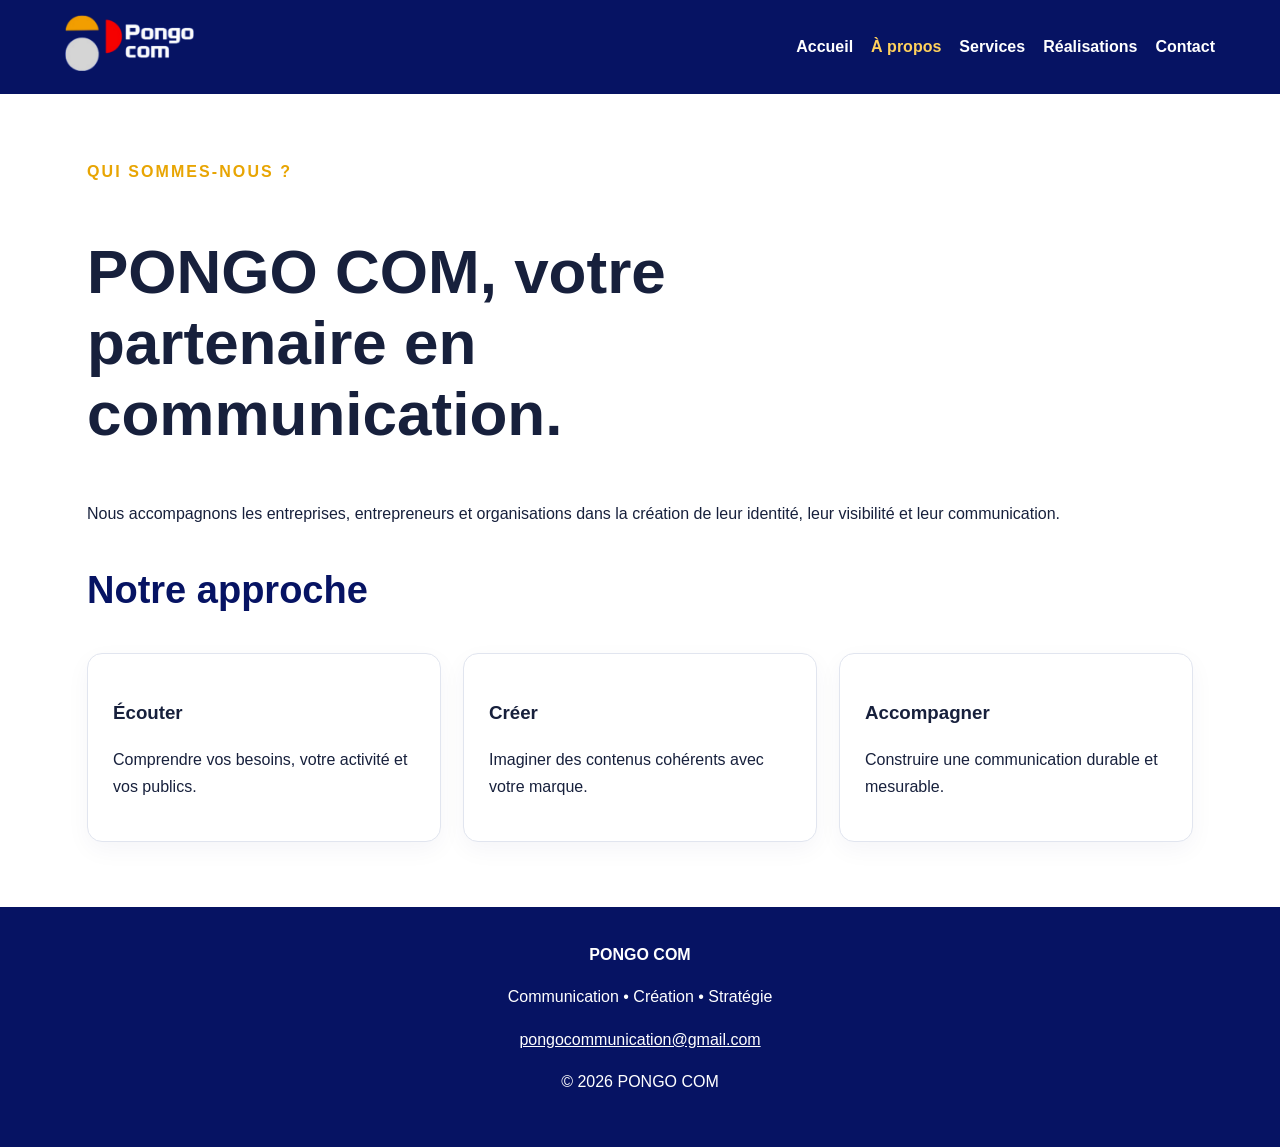
<file: apropos.html>
<!doctype html><html lang="fr"><head><meta charset="utf-8"><meta name="viewport" content="width=device-width,initial-scale=1"><meta name="description" content="PONGO COM : agence de communication, identité visuelle, marketing digital, création de contenu et sites web."><title>À propos | PONGO COM</title><link rel="stylesheet" href="/styles.css"></head><body><header><a href="/"><img src="/images/img-01.png" alt="PONGO COM"></a><nav aria-label="Navigation principale"><a href="/" >Accueil</a><a href="/apropos.html" aria-current="page">À propos</a><a href="/services.html" >Services</a><a href="/realisations.html" >Réalisations</a><a href="/contact.html" >Contact</a></nav></header><main><section class="container"><span class="eyebrow">Qui sommes-nous ?</span><h1>PONGO COM, votre partenaire en communication.</h1><p>Nous accompagnons les entreprises, entrepreneurs et organisations dans la création de leur identité, leur visibilité et leur communication.</p><h2>Notre approche</h2><div class="grid"><div class="card"><h3>Écouter</h3><p>Comprendre vos besoins, votre activité et vos publics.</p></div><div class="card"><h3>Créer</h3><p>Imaginer des contenus cohérents avec votre marque.</p></div><div class="card"><h3>Accompagner</h3><p>Construire une communication durable et mesurable.</p></div></div></section></main><footer><strong>PONGO COM</strong><p>Communication • Création • Stratégie</p><a href="mailto:pongocommunication@gmail.com">pongocommunication@gmail.com</a><p>© 2026 PONGO COM</p></footer></body></html>
</file>
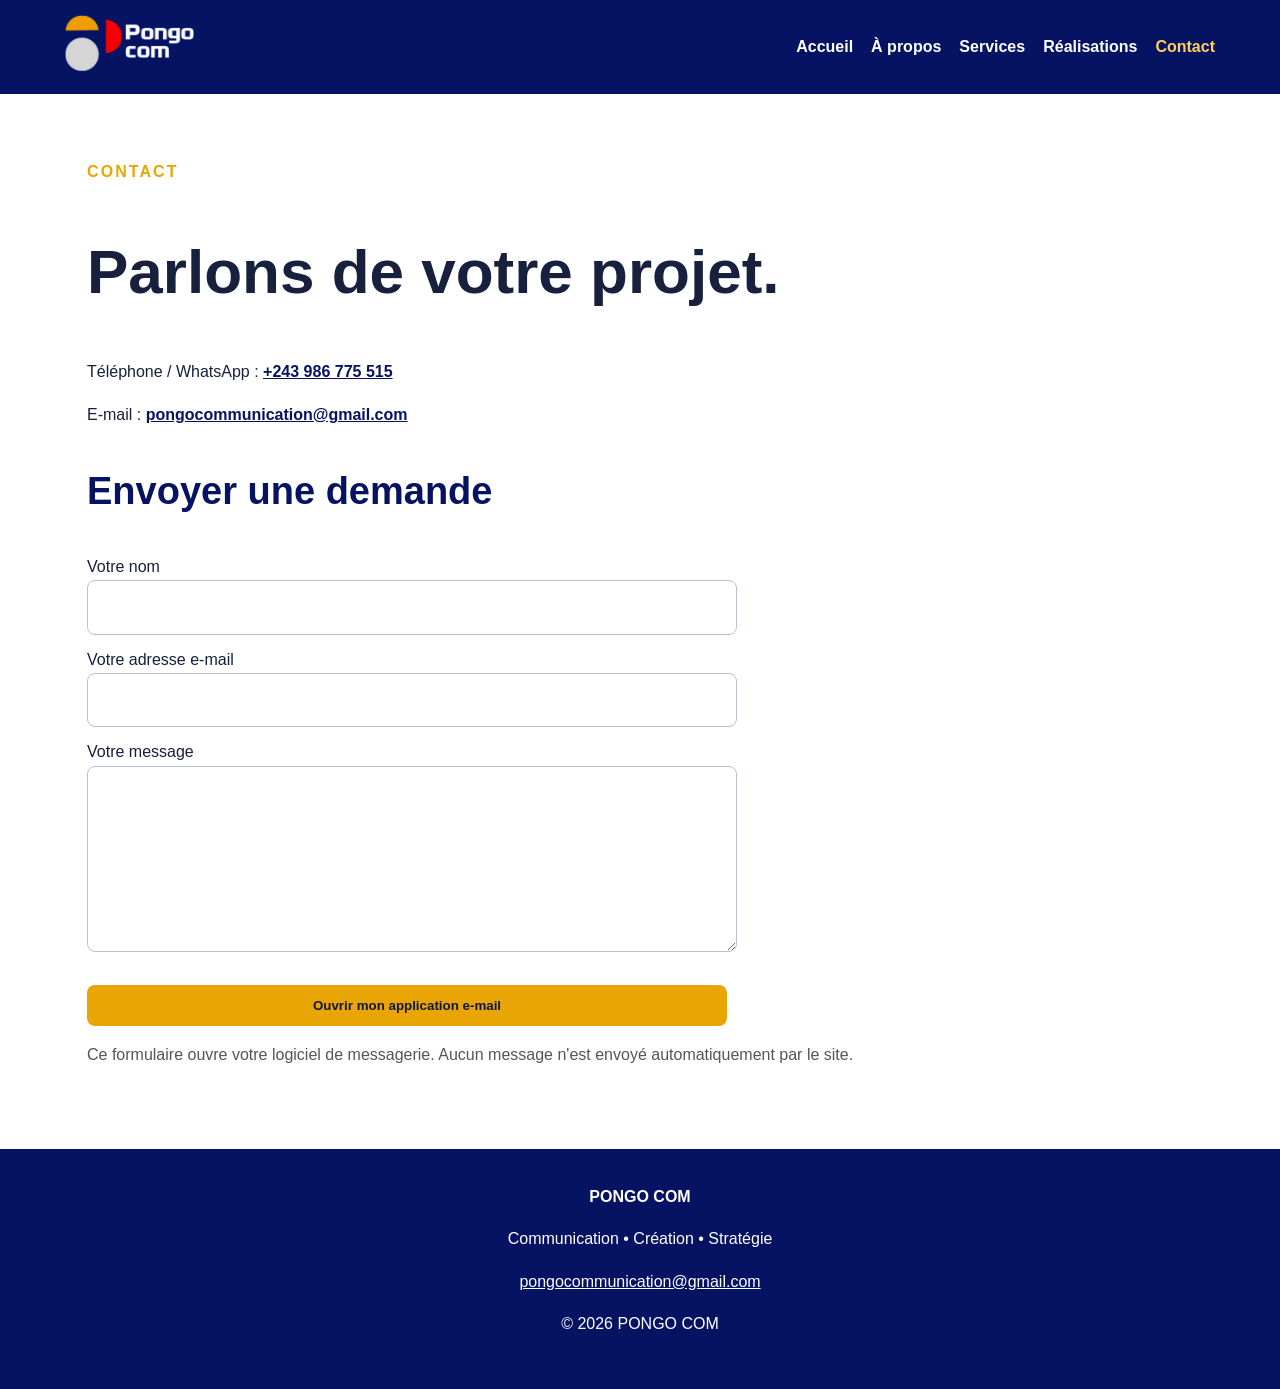
<file: contact.html>
<!doctype html><html lang="fr"><head><meta charset="utf-8"><meta name="viewport" content="width=device-width,initial-scale=1"><meta name="description" content="PONGO COM : agence de communication, identité visuelle, marketing digital, création de contenu et sites web."><title>Contact | PONGO COM</title><link rel="stylesheet" href="/styles.css"></head><body><header><a href="/"><img src="/images/img-01.png" alt="PONGO COM"></a><nav aria-label="Navigation principale"><a href="/" >Accueil</a><a href="/apropos.html" >À propos</a><a href="/services.html" >Services</a><a href="/realisations.html" >Réalisations</a><a href="/contact.html" aria-current="page">Contact</a></nav></header><main><section class="container contact"><span class="eyebrow">Contact</span><h1>Parlons de votre projet.</h1><p>Téléphone / WhatsApp : <a href="https://wa.me/243986775515">+243 986 775 515</a></p><p>E-mail : <a href="mailto:pongocommunication@gmail.com">pongocommunication@gmail.com</a></p><h2>Envoyer une demande</h2><form action="mailto:pongocommunication@gmail.com" method="post" enctype="text/plain"><label>Votre nom<input name="nom" required autocomplete="name"></label><label>Votre adresse e-mail<input type="email" name="email" required autocomplete="email"></label><label>Votre message<textarea name="message" rows="6" required></textarea></label><button class="btn" type="submit">Ouvrir mon application e-mail</button></form><p class="note">Ce formulaire ouvre votre logiciel de messagerie. Aucun message n'est envoyé automatiquement par le site.</p></section></main><footer><strong>PONGO COM</strong><p>Communication • Création • Stratégie</p><a href="mailto:pongocommunication@gmail.com">pongocommunication@gmail.com</a><p>© 2026 PONGO COM</p></footer></body></html>
</file>
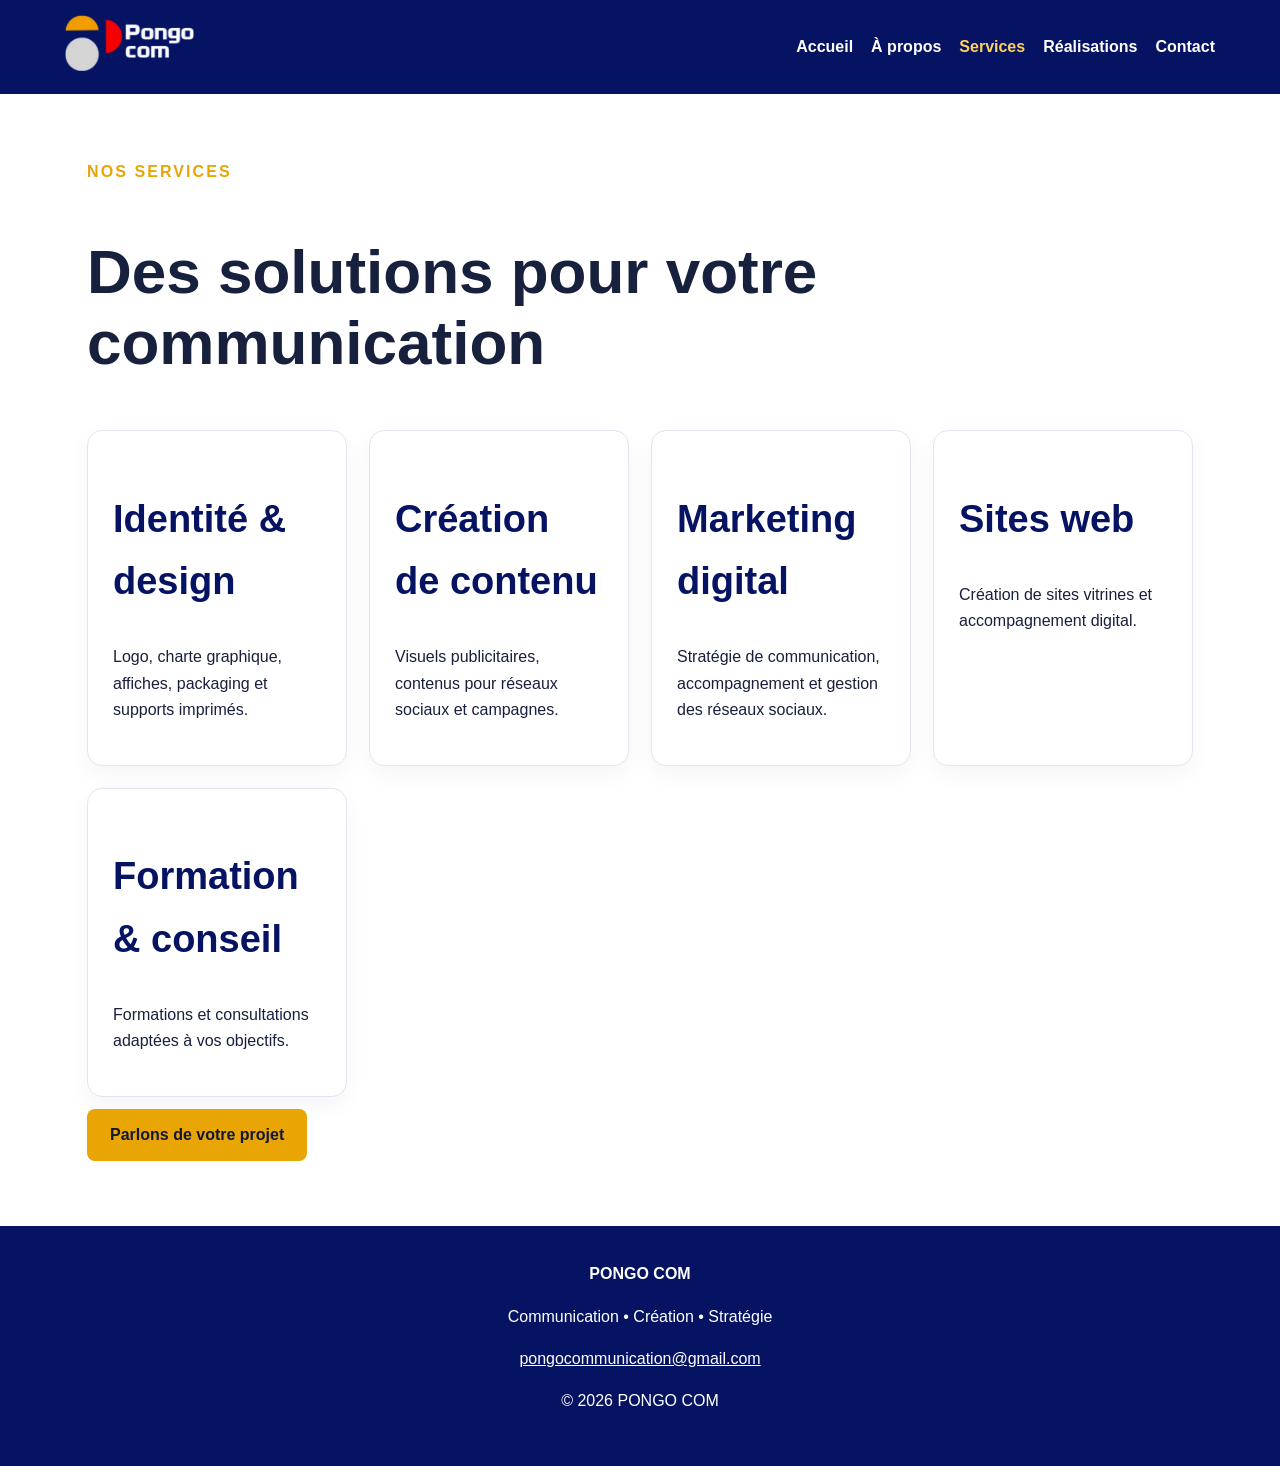
<file: services.html>
<!doctype html><html lang="fr"><head><meta charset="utf-8"><meta name="viewport" content="width=device-width,initial-scale=1"><meta name="description" content="PONGO COM : agence de communication, identité visuelle, marketing digital, création de contenu et sites web."><title>Services | PONGO COM</title><link rel="stylesheet" href="/styles.css"></head><body><header><a href="/"><img src="/images/img-01.png" alt="PONGO COM"></a><nav aria-label="Navigation principale"><a href="/" >Accueil</a><a href="/apropos.html" >À propos</a><a href="/services.html" aria-current="page">Services</a><a href="/realisations.html" >Réalisations</a><a href="/contact.html" >Contact</a></nav></header><main><section class="container"><span class="eyebrow">Nos services</span><h1>Des solutions pour votre communication</h1><div class="grid"><article class="card"><h2>Identité & design</h2><p>Logo, charte graphique, affiches, packaging et supports imprimés.</p></article><article class="card"><h2>Création de contenu</h2><p>Visuels publicitaires, contenus pour réseaux sociaux et campagnes.</p></article><article class="card"><h2>Marketing digital</h2><p>Stratégie de communication, accompagnement et gestion des réseaux sociaux.</p></article><article class="card"><h2>Sites web</h2><p>Création de sites vitrines et accompagnement digital.</p></article><article class="card"><h2>Formation & conseil</h2><p>Formations et consultations adaptées à vos objectifs.</p></article></div><a class="btn" href="/contact.html">Parlons de votre projet</a></section></main><footer><strong>PONGO COM</strong><p>Communication • Création • Stratégie</p><a href="mailto:pongocommunication@gmail.com">pongocommunication@gmail.com</a><p>© 2026 PONGO COM</p></footer></body></html>
</file>
<file: styles.css>
:root{--blue:#061363;--red:#e71818;--gold:#e8a503;--ink:#17203c;--soft:#f5f7fc}*{box-sizing:border-box}body{margin:0;font-family:Arial,sans-serif;color:var(--ink);line-height:1.65}a{color:inherit}header{background:var(--blue);color:white;padding:15px max(5%,calc((100% - 1150px)/2));display:flex;align-items:center;justify-content:space-between;gap:20px;flex-wrap:wrap}header img{height:56px;width:auto;max-width:180px;object-fit:contain}nav{display:flex;gap:18px;flex-wrap:wrap}nav a{text-decoration:none;font-weight:600}nav a[aria-current=page],nav a:hover{color:#ffd15c}main{min-height:65vh}.hero{background:linear-gradient(120deg,#061363,#1d1664);color:white;padding:95px 5%}.container{max-width:1150px;margin:auto;padding:65px 22px}.hero .container{padding:0}h1{font-size:clamp(34px,5vw,62px);line-height:1.14;max-width:800px}h2{font-size:clamp(26px,3vw,38px);color:var(--blue)}.hero p{max-width:650px;font-size:19px}.btn{display:inline-block;background:var(--gold);color:#101739;text-decoration:none;font-weight:700;padding:13px 23px;border-radius:8px;margin:12px 10px 0 0}.btn.secondary{background:white}.grid{display:grid;grid-template-columns:repeat(auto-fit,minmax(245px,1fr));gap:22px}.card{border:1px solid #e1e5ef;border-radius:15px;padding:25px;background:white;box-shadow:0 8px 25px #0613630b}.card img{width:100%;height:220px;object-fit:contain}.muted{background:var(--soft)}footer{background:var(--blue);color:white;padding:35px 5%;text-align:center}footer a{color:white}.eyebrow{color:var(--gold);font-weight:bold;text-transform:uppercase;letter-spacing:.13em}.project img{object-fit:cover;border-radius:8px}.contact a{color:var(--blue);font-weight:bold}form{display:grid;gap:12px;max-width:650px}input,textarea{width:100%;padding:13px;border:1px solid #b8c1d8;border-radius:8px;font:inherit}button{border:0;cursor:pointer}.note{color:#555}@media(max-width:600px){header{justify-content:center;text-align:center}nav{justify-content:center;gap:12px}.hero{padding:65px 5%}}
</file>
